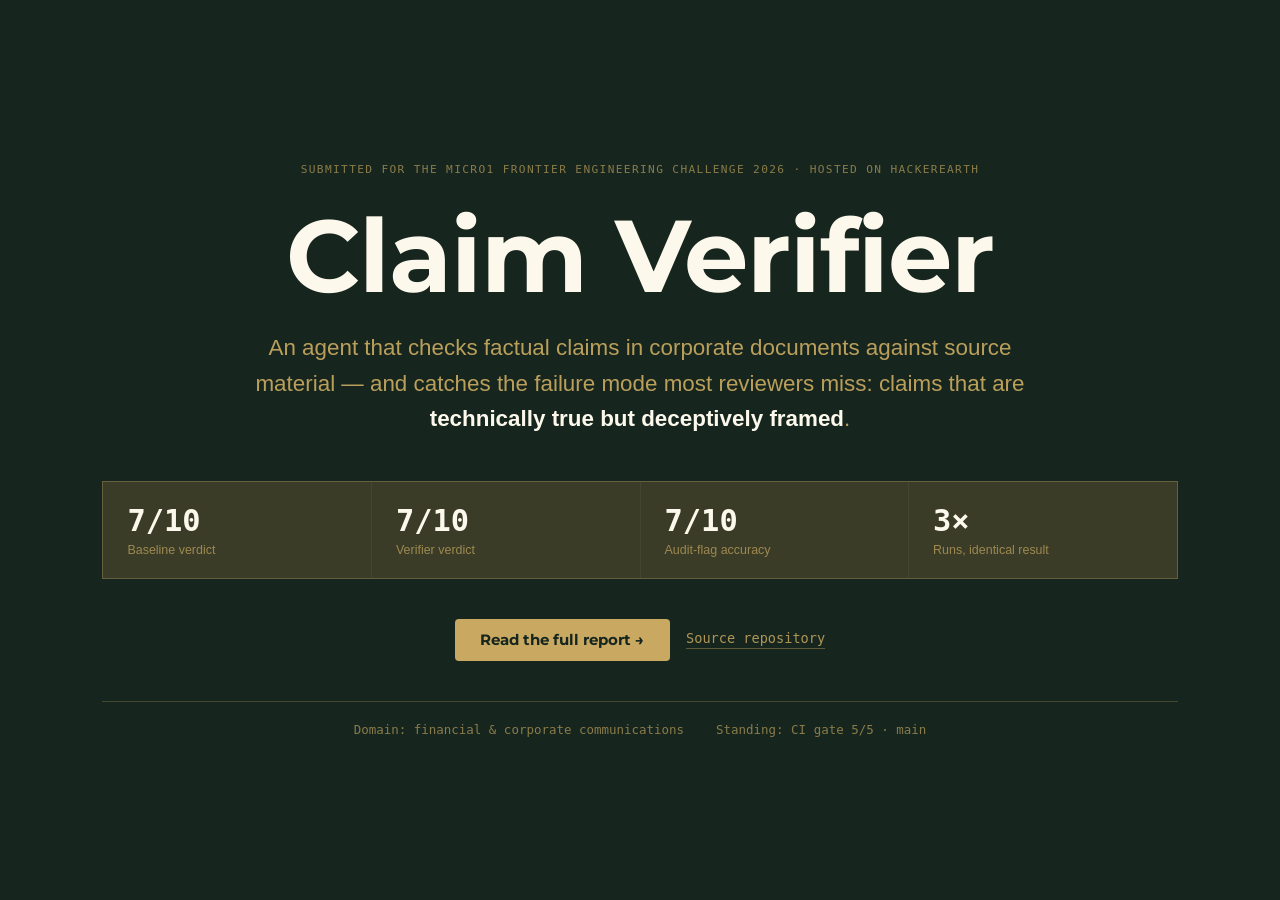
<file: docs/index.html>
<!doctype html>
<html lang="en">
<head>
<meta charset="utf-8">
<meta name="viewport" content="width=device-width, initial-scale=1">
<title>Claim Verifier</title>
<meta name="description" content="An agent that checks factual claims in corporate documents against source material, and catches claims that are technically true but deceptively framed.">
<link rel="preconnect" href="https://fonts.googleapis.com">
<link rel="preconnect" href="https://fonts.gstatic.com" crossorigin>
<link rel="stylesheet" href="https://fonts.googleapis.com/css2?family=Montserrat:wght@600;700&display=swap">
<style>
  :root {
    --band-bg: #16261e;
    --band-fg: #c9a961;
    --paper: #f7f5ef;
    --ink: #1c1f1c;
    --muted: #5f6b62;
    --rule: rgba(201,169,97,0.25);
    --accent: #c9a961;
  }
  * { box-sizing: border-box; }
  html, body { height: 100%; }
  body {
    margin: 0;
    background: var(--band-bg);
    color: var(--band-fg);
    font-family: -apple-system, BlinkMacSystemFont, "Segoe UI", Roboto, Helvetica, Arial, sans-serif;
  }
  h1, h2 { font-family: "Montserrat", -apple-system, BlinkMacSystemFont, "Segoe UI", sans-serif; }
  code, .mono { font-family: ui-monospace, "SF Mono", "Cascadia Code", "Segoe UI Mono", Consolas, monospace; }

  .cover {
    min-height: 100vh;
    min-height: 100dvh;
    display: flex;
    flex-direction: column;
    justify-content: center;
    padding: 4vh 8vw;
  }
  .cover-inner {
    width: 100%;
    display: flex;
    flex-direction: column;
    align-items: center;
    text-align: center;
  }
  .credit {
    font-family: ui-monospace, monospace;
    font-size: 0.7rem;
    letter-spacing: 0.12em;
    text-transform: uppercase;
    color: rgba(201,169,97,0.65);
    margin-bottom: 1.75rem;
  }
  h1 {
    font-weight: 700;
    font-size: clamp(2.8rem, 8vw, 6.5rem);
    line-height: 1.02;
    letter-spacing: -0.01em;
    margin: 0 0 1.3rem;
    max-width: 24ch;
    color: #fdf8ec;
  }
  .subtitle {
    font-size: clamp(1.05rem, 2.1vw, 1.4rem);
    line-height: 1.6;
    color: rgba(201,169,97,0.92);
    max-width: 62ch;
    margin: 0 0 2.75rem;
  }
  .subtitle em { color: #fdf8ec; font-style: normal; font-weight: 600; }

  .metrics {
    display: grid;
    grid-template-columns: repeat(auto-fit, minmax(200px, 1fr));
    gap: 1px;
    background: var(--rule);
    border: 1px solid var(--rule);
    max-width: 1400px;
    width: 100%;
    margin: 0 0 2.5rem;
    text-align: left;
  }
  .metric { background: rgba(0,0,0,0.15); padding: 1.3rem 1.5rem; }
  .metric .value { font-family: ui-monospace, monospace; font-size: 1.9rem; font-weight: 600; color: #fdf8ec; }
  .metric .label { font-size: 0.78rem; color: rgba(201,169,97,0.7); margin-top: 0.3rem; }

  .cta-row { display: flex; gap: 1rem; align-items: center; justify-content: center; flex-wrap: wrap; }
  .cta {
    display: inline-flex;
    align-items: center;
    gap: 0.6rem;
    background: var(--band-fg);
    color: var(--band-bg);
    font-weight: 700;
    font-family: "Montserrat", sans-serif;
    font-size: 0.92rem;
    padding: 0.75rem 1.6rem;
    border-radius: 4px;
    text-decoration: none;
    transition: transform 0.12s, opacity 0.12s;
  }
  .cta:hover { opacity: 0.9; transform: translateY(-1px); }
  .cta-secondary {
    color: rgba(201,169,97,0.85);
    font-family: ui-monospace, monospace;
    font-size: 0.85rem;
    text-decoration: none;
    border-bottom: 1px solid rgba(201,169,97,0.4);
    padding-bottom: 2px;
  }
  .cta-secondary:hover { color: #fdf8ec; border-color: #fdf8ec; }

  .foot-meta {
    margin-top: 2.5rem;
    padding-top: 1.25rem;
    border-top: 1px solid var(--rule);
    font-family: ui-monospace, monospace;
    font-size: 0.78rem;
    color: rgba(201,169,97,0.65);
    display: flex;
    gap: 2rem;
    justify-content: center;
    width: 100%;
    flex-wrap: wrap;
  }
</style>
</head>
<body>
<section class="cover">
 <div class="cover-inner">
  <div class="credit">Submitted for the micro1 Frontier Engineering Challenge 2026 · Hosted on HackerEarth</div>
  <h1>Claim Verifier</h1>
  <p class="subtitle">
    An agent that checks factual claims in corporate documents against
    source material — and catches the failure mode most reviewers miss:
    claims that are <em>technically true but deceptively framed</em>.
  </p>

  <div class="metrics">
    <div class="metric"><div class="value">7/10</div><div class="label">Baseline verdict</div></div>
    <div class="metric"><div class="value">7/10</div><div class="label">Verifier verdict</div></div>
    <div class="metric"><div class="value">7/10</div><div class="label">Audit-flag accuracy</div></div>
    <div class="metric"><div class="value">3×</div><div class="label">Runs, identical result</div></div>
  </div>

  <div class="cta-row">
    <a class="cta" href="report.html">Read the full report →</a>
    <a class="cta-secondary" href="https://github.com/Akonisaho/claim-verifier-agent" target="_blank" rel="noopener">Source repository</a>
  </div>

  <div class="foot-meta">
    <span>Domain: financial &amp; corporate communications</span>
    <span>Standing: CI gate 5/5 · main</span>
  </div>
 </div>
</section>
</body>
</html>
</file>
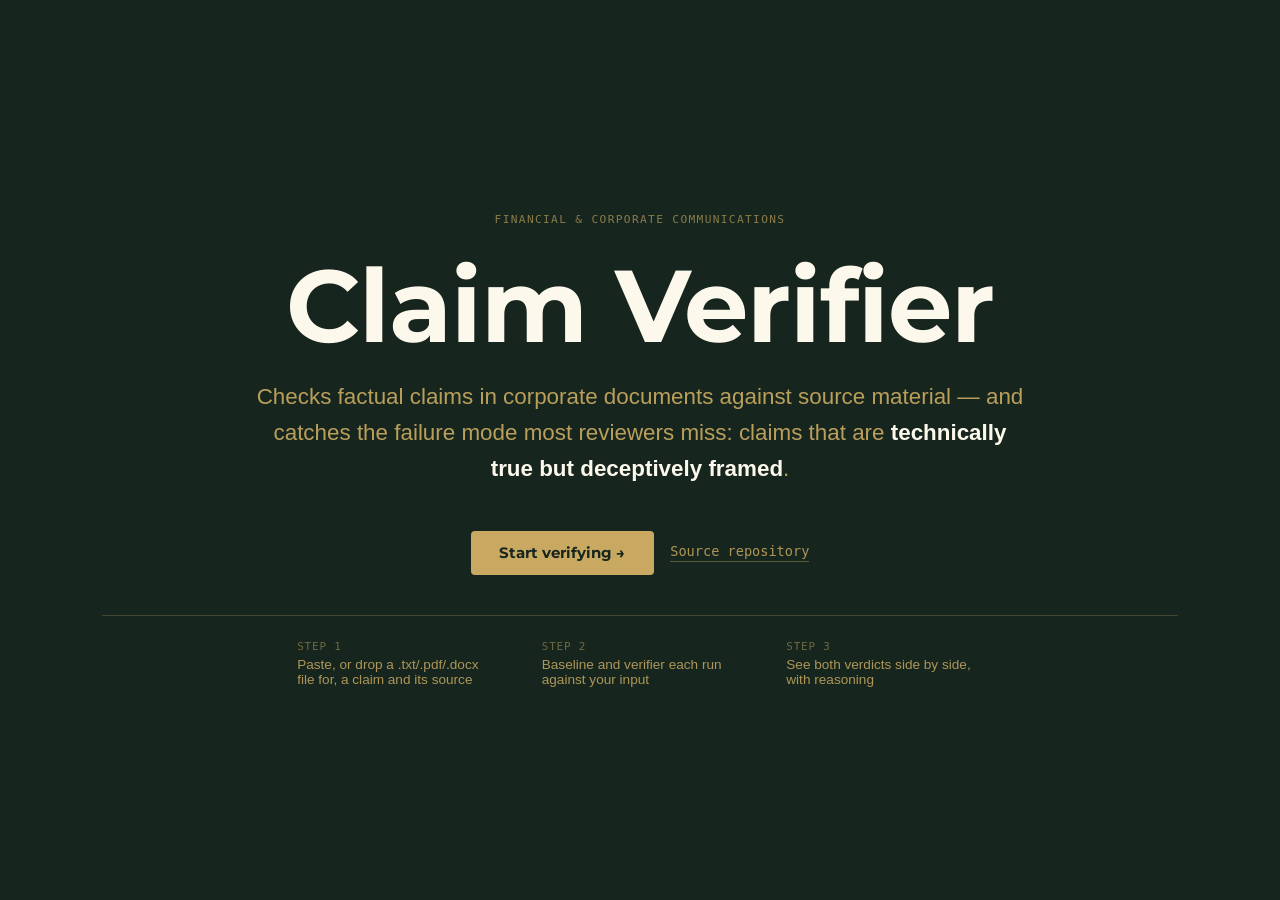
<file: web/templates/landing.html>
<!doctype html>
<html lang="en">
<head>
  <meta charset="utf-8">
  <meta name="viewport" content="width=device-width, initial-scale=1">
  <title>Claim Verifier</title>
  <meta name="description" content="Checks factual claims in corporate documents against source material, and catches claims that are technically true but deceptively framed.">
  <link rel="preconnect" href="https://fonts.googleapis.com">
  <link rel="preconnect" href="https://fonts.gstatic.com" crossorigin>
  <link rel="stylesheet" href="https://fonts.googleapis.com/css2?family=Montserrat:wght@600;700&display=swap">
  <style>
    :root {
      --band-bg: #16261e;
      --band-fg: #c9a961;
      --rule: rgba(201,169,97,0.25);
    }
    * { box-sizing: border-box; }
    html, body { height: 100%; }
    body {
      margin: 0;
      background: var(--band-bg);
      color: var(--band-fg);
      font-family: -apple-system, BlinkMacSystemFont, "Segoe UI", Roboto, Helvetica, Arial, sans-serif;
    }
    h1 { font-family: "Montserrat", -apple-system, BlinkMacSystemFont, "Segoe UI", sans-serif; }
    code, .mono { font-family: ui-monospace, "SF Mono", "Cascadia Code", "Segoe UI Mono", Consolas, monospace; }

    .cover {
      min-height: 100vh;
      min-height: 100dvh;
      display: flex;
      flex-direction: column;
      justify-content: center;
      padding: 4vh 8vw;
    }
    .cover-inner {
      width: 100%;
      display: flex;
      flex-direction: column;
      align-items: center;
      text-align: center;
    }
    .eyebrow {
      font-family: ui-monospace, monospace;
      font-size: 0.7rem;
      letter-spacing: 0.12em;
      text-transform: uppercase;
      color: rgba(201,169,97,0.65);
      margin-bottom: 1.75rem;
    }
    h1 {
      font-weight: 700;
      font-size: clamp(2.8rem, 8vw, 6.5rem);
      line-height: 1.02;
      letter-spacing: -0.01em;
      margin: 0 0 1.3rem;
      max-width: 24ch;
      color: #fdf8ec;
    }
    .subtitle {
      font-size: clamp(1.05rem, 2.1vw, 1.4rem);
      line-height: 1.6;
      color: rgba(201,169,97,0.92);
      max-width: 62ch;
      margin: 0 0 2.75rem;
    }
    .subtitle em { color: #fdf8ec; font-style: normal; font-weight: 600; }

    .cta-row { display: flex; gap: 1rem; align-items: center; justify-content: center; flex-wrap: wrap; }
    .cta {
      display: inline-flex;
      align-items: center;
      gap: 0.6rem;
      background: var(--band-fg);
      color: var(--band-bg);
      font-weight: 700;
      font-family: "Montserrat", sans-serif;
      font-size: 0.95rem;
      padding: 0.8rem 1.8rem;
      border-radius: 4px;
      text-decoration: none;
      transition: transform 0.12s, opacity 0.12s;
      border: none;
      cursor: pointer;
    }
    .cta:hover { opacity: 0.9; transform: translateY(-1px); }
    .cta-secondary {
      color: rgba(201,169,97,0.85);
      font-family: ui-monospace, monospace;
      font-size: 0.85rem;
      text-decoration: none;
      border-bottom: 1px solid rgba(201,169,97,0.4);
      padding-bottom: 2px;
    }
    .cta-secondary:hover { color: #fdf8ec; border-color: #fdf8ec; }

    .how {
      margin-top: 2.5rem;
      padding-top: 1.5rem;
      border-top: 1px solid var(--rule);
      display: flex;
      gap: 3rem;
      justify-content: center;
      flex-wrap: wrap;
      max-width: 1400px;
      width: 100%;
    }
    .how div {
      text-align: left;
    }
    .how div span {
      display: block;
      font-family: ui-monospace, monospace;
      font-size: 0.68rem;
      letter-spacing: 0.08em;
      text-transform: uppercase;
      color: rgba(201,169,97,0.5);
      margin-bottom: 0.25rem;
    }
    .how div p { margin: 0; font-size: 0.85rem; color: rgba(201,169,97,0.85); max-width: 26ch; }
  </style>
</head>
<body>
  <section class="cover">
   <div class="cover-inner">
    <div class="eyebrow">Financial &amp; corporate communications</div>
    <h1>Claim Verifier</h1>
    <p class="subtitle">
      Checks factual claims in corporate documents against source
      material — and catches the failure mode most reviewers miss: claims
      that are <em>technically true but deceptively framed</em>.
    </p>

    <div class="cta-row">
      <a class="cta" href="/verify">Start verifying →</a>
      <a class="cta-secondary" href="https://github.com/Akonisaho/claim-verifier-agent" target="_blank" rel="noopener">Source repository</a>
    </div>

    <div class="how">
      <div><span>Step 1</span><p>Paste, or drop a .txt/.pdf/.docx file for, a claim and its source</p></div>
      <div><span>Step 2</span><p>Baseline and verifier each run against your input</p></div>
      <div><span>Step 3</span><p>See both verdicts side by side, with reasoning</p></div>
    </div>
   </div>
  </section>
</body>
</html>
</file>
